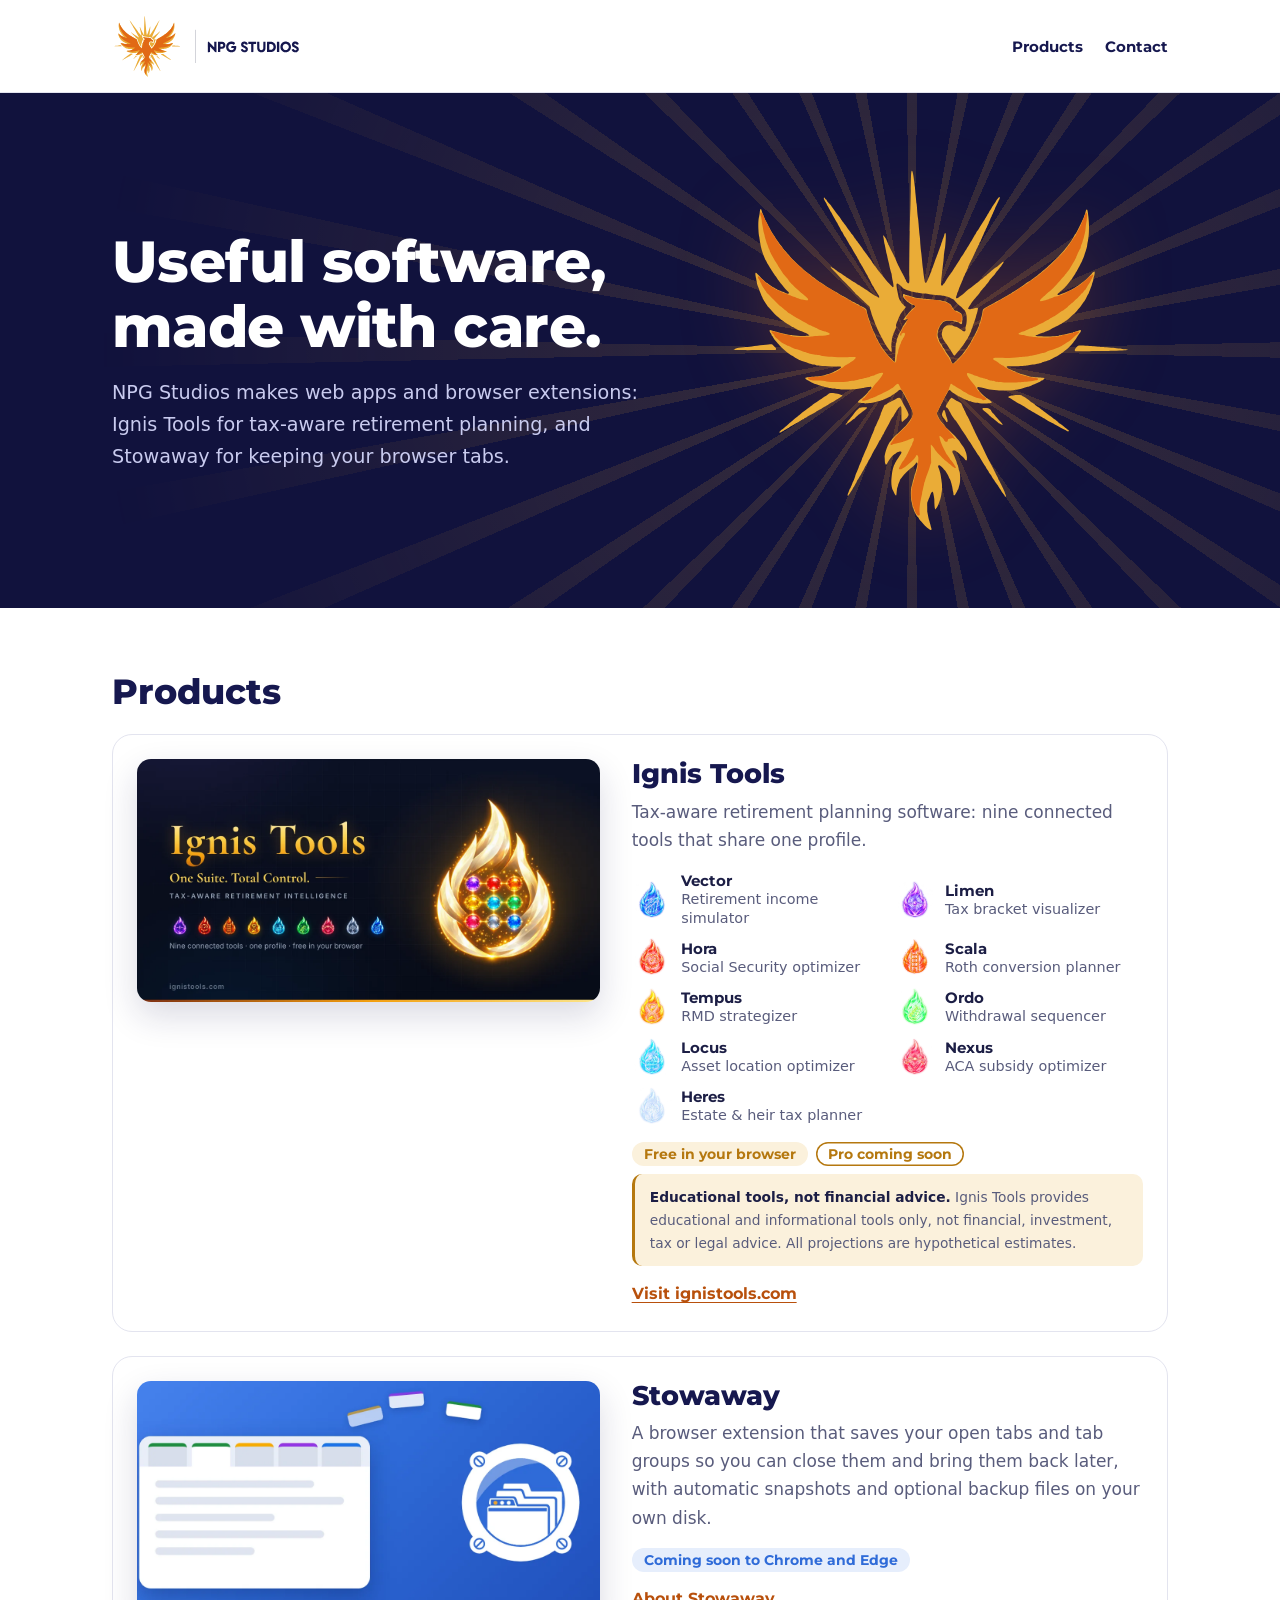
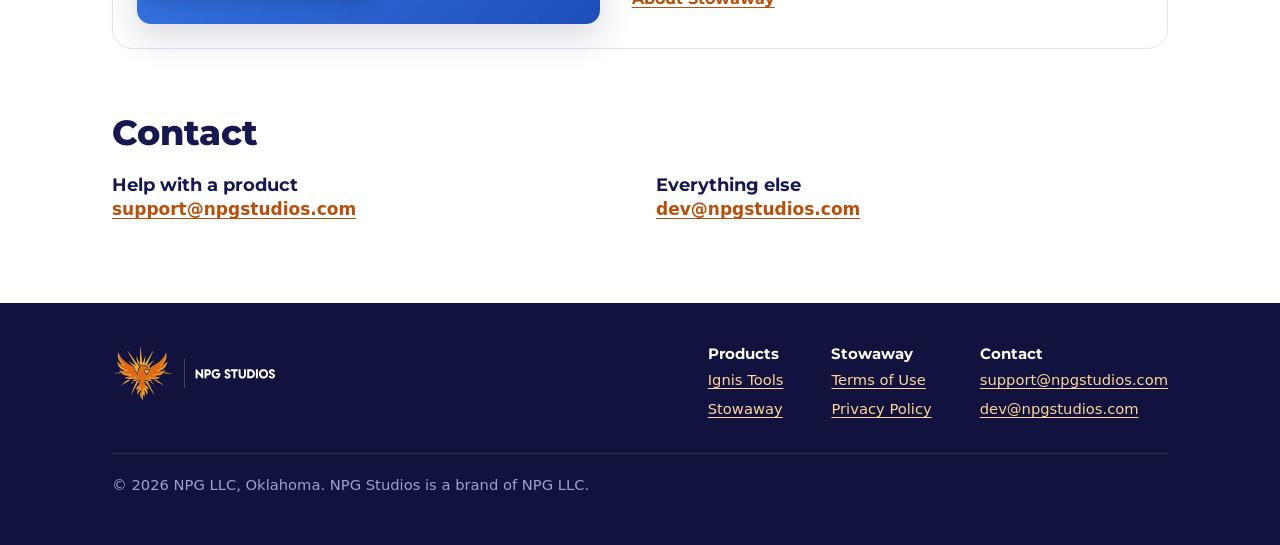
<file: index.html>
<!doctype html>
<html lang="en">
<head>
<meta charset="utf-8">
<meta name="viewport" content="width=device-width, initial-scale=1">
<title>NPG Studios</title>
<meta name="description" content="NPG Studios makes browser extensions and small apps. The first, Stowaway, saves and restores your browser tabs.">
<link rel="icon" href="/favicon.svg" type="image/svg+xml">
<link rel="icon" href="/favicon-32.png" sizes="32x32" type="image/png">
<link rel="apple-touch-icon" href="/apple-touch-icon.png">
<link rel="preload" href="/fonts/montserrat-latin-800-normal.woff2" as="font" type="font/woff2" crossorigin>
<link rel="stylesheet" href="/site.css">
</head>
<body>
<header class="site">
  <div class="wrap">
    <a class="logo" href="/" aria-label="NPG Studios home">
      <picture>
        <source srcset="/assets/npg-studios-logo-reversed.svg" media="(prefers-color-scheme: dark)">
        <img src="/assets/npg-studios-logo.svg" alt="NPG Studios" width="188" height="64">
      </picture>
    </a>
    <nav aria-label="Main"><a href="#products">Products</a><a href="#contact">Contact</a></nav>
  </div>
</header>

<main>
  <section class="hero-npg">
    <div class="wrap">
      <div>
        <h1>Useful software, made with care.</h1>
        <p class="lede">NPG Studios makes web apps and browser extensions: Ignis Tools for tax-aware retirement planning, and Stowaway for keeping your browser tabs.</p>
      </div>
      <div class="burst"><img class="mark" src="/assets/npg-studios-mark.svg" alt="" width="400" height="371"></div>
    </div>
  </section>

  <section class="section" id="products">
    <div class="wrap">
      <h2>Products</h2>
      <ul class="products">
        <li class="product p-ignis">
          <a class="media" href="https://ignistools.com" tabindex="-1" aria-hidden="true"><img src="/assets/products/ignis-tools-card.webp" alt="" width="1200" height="630"></a>
          <div class="info">
            <h3>Ignis Tools</h3>
            <p>Tax-aware retirement planning software: nine connected tools that share one profile.</p>
            <ul class="tools">
              <li><img src="/assets/products/ignis/vector.webp" alt="" width="40" height="40"><span><strong>Vector</strong>Retirement income simulator</span></li>
              <li><img src="/assets/products/ignis/limen.webp" alt="" width="40" height="40"><span><strong>Limen</strong>Tax bracket visualizer</span></li>
              <li><img src="/assets/products/ignis/hora.webp" alt="" width="40" height="40"><span><strong>Hora</strong>Social Security optimizer</span></li>
              <li><img src="/assets/products/ignis/scala.webp" alt="" width="40" height="40"><span><strong>Scala</strong>Roth conversion planner</span></li>
              <li><img src="/assets/products/ignis/tempus.webp" alt="" width="40" height="40"><span><strong>Tempus</strong>RMD strategizer</span></li>
              <li><img src="/assets/products/ignis/ordo.webp" alt="" width="40" height="40"><span><strong>Ordo</strong>Withdrawal sequencer</span></li>
              <li><img src="/assets/products/ignis/locus.webp" alt="" width="40" height="40"><span><strong>Locus</strong>Asset location optimizer</span></li>
              <li><img src="/assets/products/ignis/nexus.webp" alt="" width="40" height="40"><span><strong>Nexus</strong>ACA subsidy optimizer</span></li>
              <li><img src="/assets/products/ignis/heres.webp" alt="" width="40" height="40"><span><strong>Heres</strong>Estate &amp; heir tax planner</span></li>
            </ul>
            <p class="badges"><span class="status">Free in your browser</span><span class="status soon">Pro coming soon</span></p>
            <p class="disclaimer"><strong>Educational tools, not financial advice.</strong> Ignis Tools provides educational and informational tools only, not financial, investment, tax or legal advice. All projections are hypothetical estimates.</p>
            <a class="go" href="https://ignistools.com">Visit ignistools.com</a>
          </div>
        </li>
        <li class="product p-stowaway">
          <a class="media" href="/stowaway/" tabindex="-1" aria-hidden="true"><img src="/assets/products/stowaway-card.webp" alt="" width="1200" height="630"></a>
          <div class="info">
            <h3>Stowaway</h3>
            <p>A browser extension that saves your open tabs and tab groups so you can close them and bring them back later, with automatic snapshots and optional backup files on your own disk.</p>
            <p class="badges"><span class="status">Coming soon to Chrome and Edge</span></p>
            <a class="go" href="/stowaway/">About Stowaway</a>
          </div>
        </li>
      </ul>
    </div>
  </section>

  <section class="section" id="contact">
    <div class="wrap">
      <h2>Contact</h2>
      <div class="contact">
        <div>
          <h3>Help with a product</h3>
          <p><a href="mailto:support@npgstudios.com">support@npgstudios.com</a></p>
        </div>
        <div>
          <h3>Everything else</h3>
          <p><a href="mailto:dev@npgstudios.com">dev@npgstudios.com</a></p>
        </div>
      </div>
    </div>
  </section>
</main>

<footer class="site">
  <div class="wrap">
    <img src="/assets/npg-studios-logo-reversed.svg" alt="NPG Studios" width="164" height="56">
    <div class="cols">
      <div><h3>Products</h3><ul><li><a href="https://ignistools.com">Ignis Tools</a></li><li><a href="/stowaway/">Stowaway</a></li></ul></div>
      <div><h3>Stowaway</h3><ul><li><a href="/stowaway/terms.html">Terms of Use</a></li><li><a href="/stowaway/privacy.html">Privacy Policy</a></li></ul></div>
      <div><h3>Contact</h3><ul><li><a href="mailto:support@npgstudios.com">support@npgstudios.com</a></li><li><a href="mailto:dev@npgstudios.com">dev@npgstudios.com</a></li></ul></div>
    </div>
    <p class="legal">© 2026 NPG LLC, Oklahoma. NPG Studios is a brand of NPG LLC.</p>
  </div>
</footer>
</body>
</html>
</file>
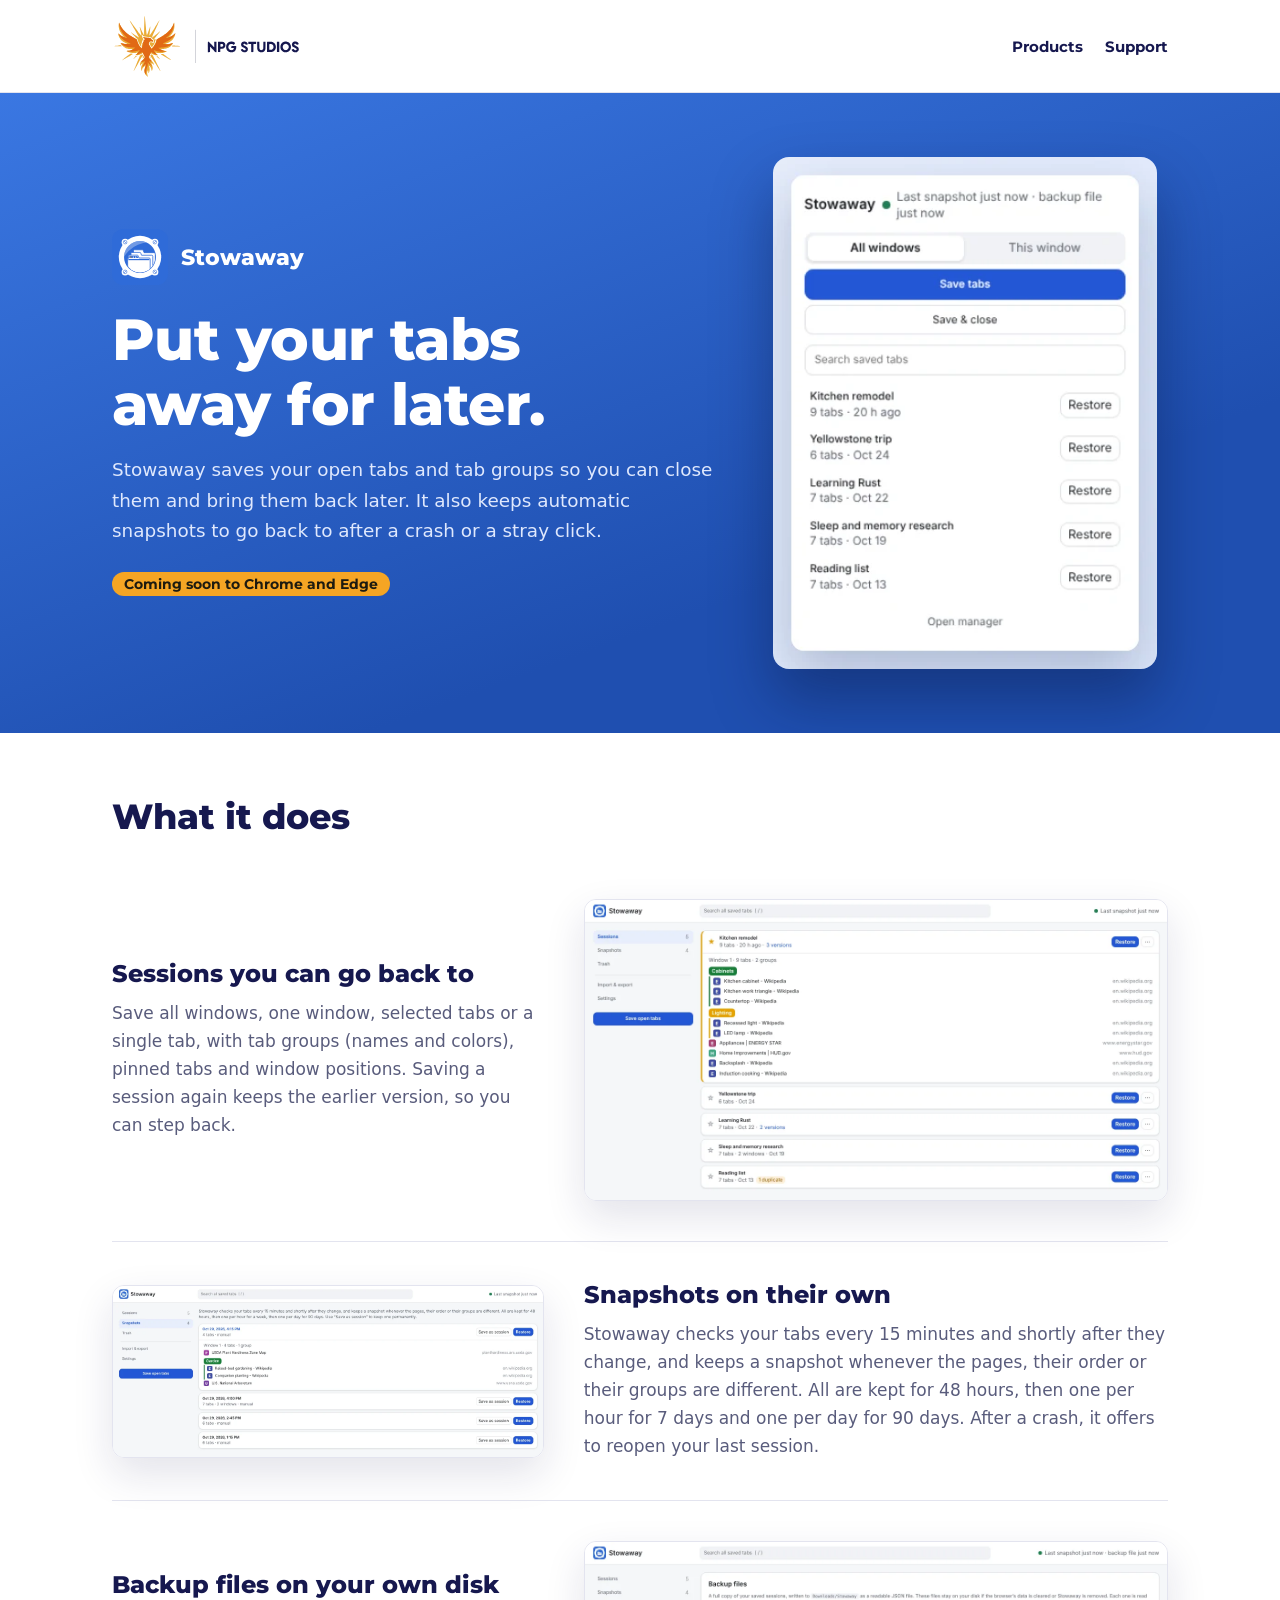
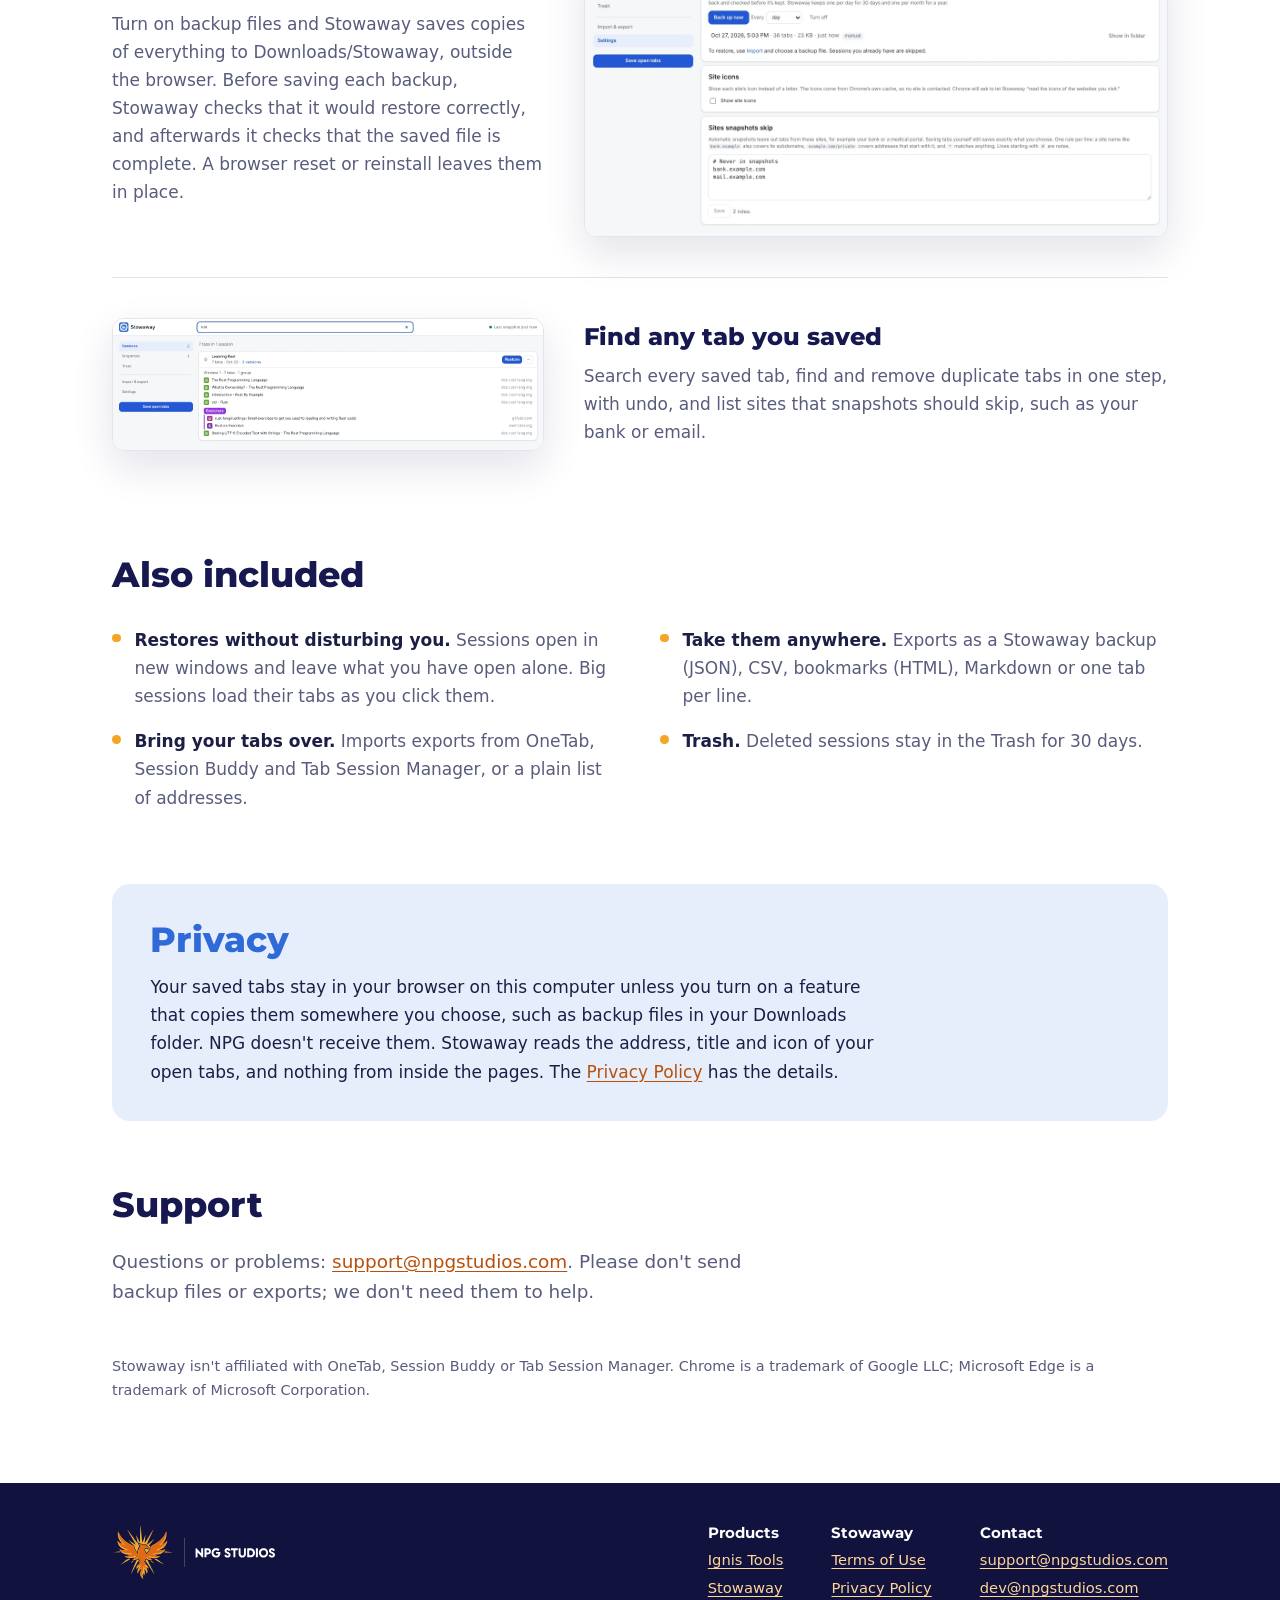
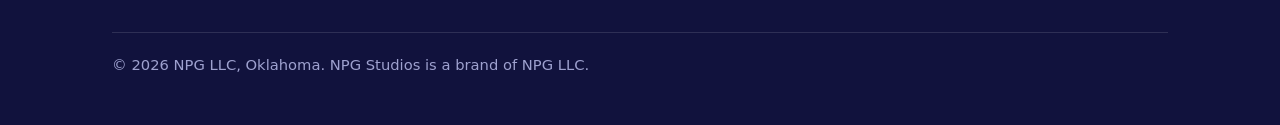
<file: stowaway/index.html>
<!doctype html>
<html lang="en">
<head>
<meta charset="utf-8">
<meta name="viewport" content="width=device-width, initial-scale=1">
<title>Stowaway: save and restore your browser tabs</title>
<meta name="description" content="Stowaway saves your open tabs and tab groups, takes automatic snapshots, and can keep backup files on your own disk. No Stowaway account, no tracking.">
<link rel="icon" href="/stowaway/icon.svg" type="image/svg+xml">
<link rel="apple-touch-icon" href="/apple-touch-icon.png">
<link rel="preload" href="/fonts/montserrat-latin-800-normal.woff2" as="font" type="font/woff2" crossorigin>
<link rel="stylesheet" href="/site.css">
</head>
<body class="p-stowaway">
<header class="site">
  <div class="wrap">
    <a class="logo" href="/" aria-label="NPG Studios home">
      <picture>
        <source srcset="/assets/npg-studios-logo-reversed.svg" media="(prefers-color-scheme: dark)">
        <img src="/assets/npg-studios-logo.svg" alt="NPG Studios" width="188" height="64">
      </picture>
    </a>
    <nav aria-label="Main"><a href="/#products">Products</a><a href="#support">Support</a></nav>
  </div>
</header>

<main>
  <section class="hero-product">
    <div class="wrap">
      <div>
        <p class="name"><img src="/stowaway/icon.svg" alt="" width="56" height="56">Stowaway</p>
        <h1>Put your tabs away for later.</h1>
        <p class="lede">Stowaway saves your open tabs and tab groups so you can close them and bring them back later. It also keeps automatic snapshots to go back to after a crash or a stray click.</p>
        <span class="status">Coming soon to Chrome and Edge</span>
      </div>
      <img class="shot" src="/stowaway/img/popup.webp" alt="The Stowaway toolbar popup: save all windows or this window, search saved tabs, and restore a session" width="420" height="560">
    </div>
  </section>

  <section class="section">
    <div class="wrap">
      <h2>What it does</h2>

      <div class="feature">
        <div class="text">
          <h3>Sessions you can go back to</h3>
          <p>Save all windows, one window, selected tabs or a single tab, with tab groups (names and colors), pinned tabs and window positions. Saving a session again keeps the earlier version, so you can step back.</p>
        </div>
        <figure><img src="/stowaway/img/sessions.webp" alt="Saved sessions in the Stowaway manager, one opened to show its tab groups" width="1280" height="660" loading="lazy"></figure>
      </div>

      <div class="feature">
        <div class="text">
          <h3>Snapshots on their own</h3>
          <p>Stowaway checks your tabs every 15 minutes and shortly after they change, and keeps a snapshot whenever the pages, their order or their groups are different. All are kept for 48 hours, then one per hour for 7 days and one per day for 90 days. After a crash, it offers to reopen your last session.</p>
        </div>
        <figure><img src="/stowaway/img/snapshots.webp" alt="The list of automatic snapshots, each with Save as session and Restore buttons" width="1280" height="510" loading="lazy"></figure>
      </div>

      <div class="feature">
        <div class="text">
          <h3>Backup files on your own disk</h3>
          <p>Turn on backup files and Stowaway saves copies of everything to Downloads/Stowaway, outside the browser. Before saving each backup, Stowaway checks that it would restore correctly, and afterwards it checks that the saved file is complete. A browser reset or reinstall leaves them in place.</p>
        </div>
        <figure><img src="/stowaway/img/backups.webp" alt="Backup file settings in Stowaway" width="1280" height="646" loading="lazy"></figure>
      </div>

      <div class="feature">
        <div class="text">
          <h3>Find any tab you saved</h3>
          <p>Search every saved tab, find and remove duplicate tabs in one step, with undo, and list sites that snapshots should skip, such as your bank or email.</p>
        </div>
        <figure><img src="/stowaway/img/search.webp" alt="Searching every saved tab in Stowaway" width="1280" height="390" loading="lazy"></figure>
      </div>
    </div>
  </section>

  <section class="section">
    <div class="wrap">
      <h2>Also included</h2>
      <ul class="also">
        <li><strong>Restores without disturbing you.</strong> Sessions open in new windows and leave what you have open alone. Big sessions load their tabs as you click them.</li>
        <li><strong>Bring your tabs over.</strong> Imports exports from OneTab, Session Buddy and Tab Session Manager, or a plain list of addresses.</li>
        <li><strong>Take them anywhere.</strong> Exports as a Stowaway backup (JSON), CSV, bookmarks (HTML), Markdown or one tab per line.</li>
        <li><strong>Trash.</strong> Deleted sessions stay in the Trash for 30 days.</li>
      </ul>
    </div>
  </section>

  <section class="section">
    <div class="wrap">
      <div class="panel">
        <h2>Privacy</h2>
        <p>Your saved tabs stay in your browser on this computer unless you turn on a feature that copies them somewhere you choose, such as backup files in your Downloads folder. NPG doesn't receive them. Stowaway reads the address, title and icon of your open tabs, and nothing from inside the pages. The <a href="/stowaway/privacy.html">Privacy Policy</a> has the details.</p>
      </div>
    </div>
  </section>

  <section class="section" id="support">
    <div class="wrap">
      <h2>Support</h2>
      <p class="lede">Questions or problems: <a href="mailto:support@npgstudios.com">support@npgstudios.com</a>. Please don't send backup files or exports; we don't need them to help.</p>
      <p class="note">Stowaway isn't affiliated with OneTab, Session Buddy or Tab Session Manager. Chrome is a trademark of Google LLC; Microsoft Edge is a trademark of Microsoft Corporation.</p>
    </div>
  </section>
</main>

<footer class="site">
  <div class="wrap">
    <img src="/assets/npg-studios-logo-reversed.svg" alt="NPG Studios" width="164" height="56">
    <div class="cols">
      <div><h3>Products</h3><ul><li><a href="https://ignistools.com">Ignis Tools</a></li><li><a href="/stowaway/">Stowaway</a></li></ul></div>
      <div><h3>Stowaway</h3><ul><li><a href="/stowaway/terms.html">Terms of Use</a></li><li><a href="/stowaway/privacy.html">Privacy Policy</a></li></ul></div>
      <div><h3>Contact</h3><ul><li><a href="mailto:support@npgstudios.com">support@npgstudios.com</a></li><li><a href="mailto:dev@npgstudios.com">dev@npgstudios.com</a></li></ul></div>
    </div>
    <p class="legal">© 2026 NPG LLC, Oklahoma. NPG Studios is a brand of NPG LLC.</p>
  </div>
</footer>
</body>
</html>
</file>
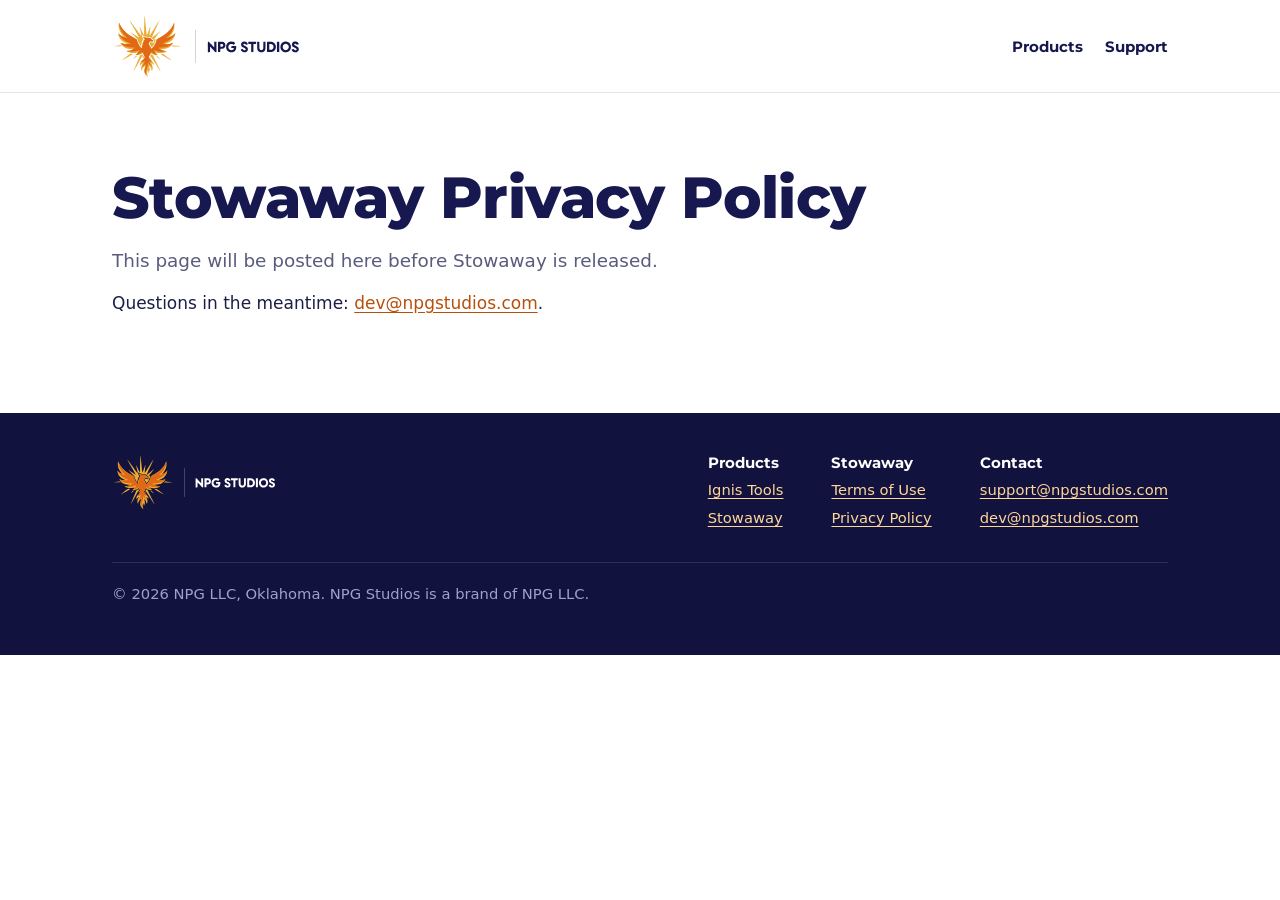
<file: stowaway/privacy.html>
<!doctype html>
<html lang="en">
<head>
<meta charset="utf-8">
<meta name="viewport" content="width=device-width, initial-scale=1">
<title>Stowaway Privacy Policy</title>
<meta name="robots" content="noindex">
<link rel="icon" href="/stowaway/icon.svg" type="image/svg+xml">
<link rel="stylesheet" href="/site.css">
</head>
<body class="p-stowaway">
<header class="site">
  <div class="wrap">
    <a class="logo" href="/" aria-label="NPG Studios home">
      <picture>
        <source srcset="/assets/npg-studios-logo-reversed.svg" media="(prefers-color-scheme: dark)">
        <img src="/assets/npg-studios-logo.svg" alt="NPG Studios" width="188" height="64">
      </picture>
    </a>
    <nav aria-label="Main"><a href="/#products">Products</a><a href="/stowaway/#support">Support</a></nav>
  </div>
</header>

<main class="wrap placeholder">
  <h1>Stowaway Privacy Policy</h1>
  <p class="lede">This page will be posted here before Stowaway is released.</p>
  <p>Questions in the meantime: <a href="mailto:dev@npgstudios.com">dev@npgstudios.com</a>.</p>
</main>

<footer class="site">
  <div class="wrap">
    <img src="/assets/npg-studios-logo-reversed.svg" alt="NPG Studios" width="164" height="56">
    <div class="cols">
      <div><h3>Products</h3><ul><li><a href="https://ignistools.com">Ignis Tools</a></li><li><a href="/stowaway/">Stowaway</a></li></ul></div>
      <div><h3>Stowaway</h3><ul><li><a href="/stowaway/terms.html">Terms of Use</a></li><li><a href="/stowaway/privacy.html">Privacy Policy</a></li></ul></div>
      <div><h3>Contact</h3><ul><li><a href="mailto:support@npgstudios.com">support@npgstudios.com</a></li><li><a href="mailto:dev@npgstudios.com">dev@npgstudios.com</a></li></ul></div>
    </div>
    <p class="legal">© 2026 NPG LLC, Oklahoma. NPG Studios is a brand of NPG LLC.</p>
  </div>
</footer>
</body>
</html>
</file>
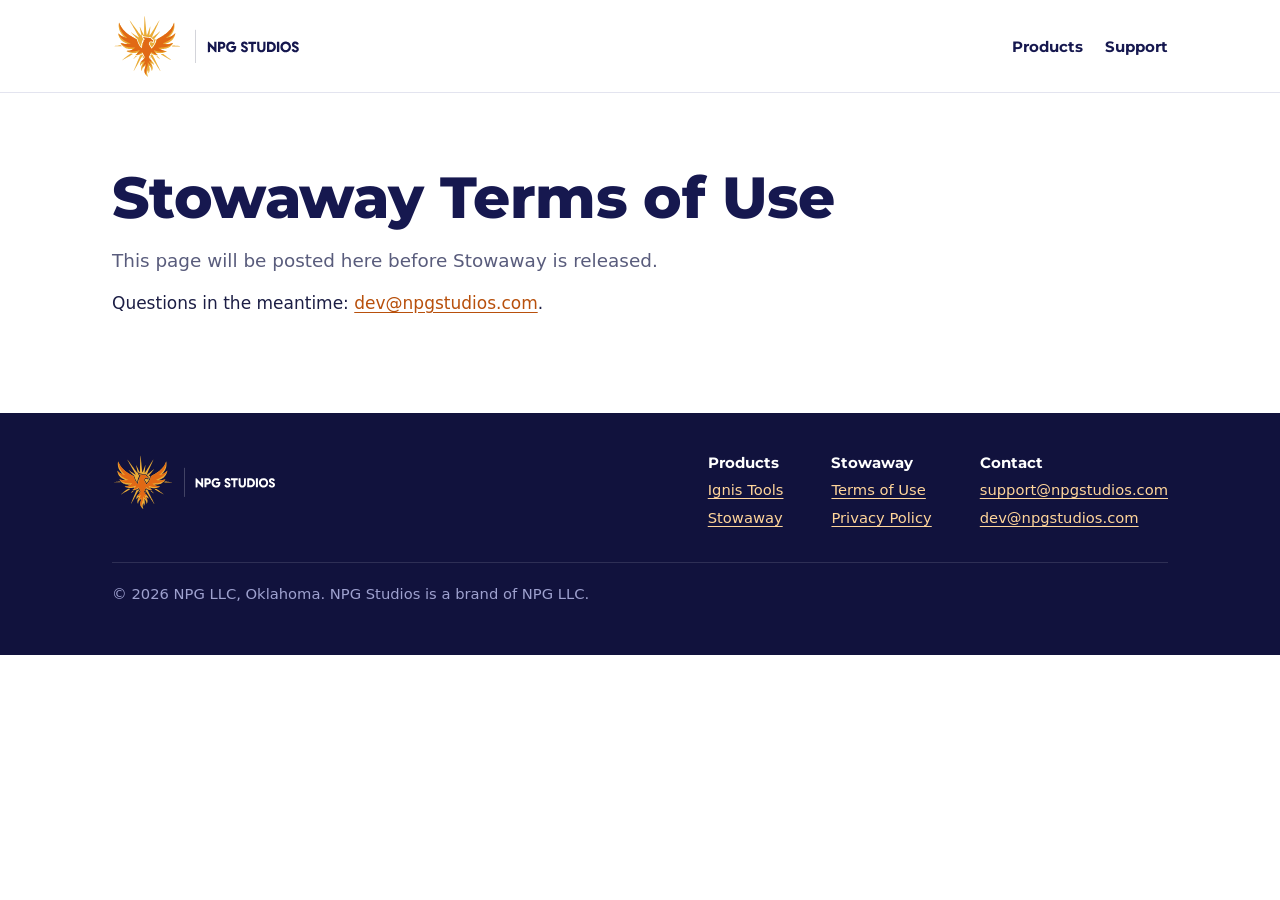
<file: stowaway/terms.html>
<!doctype html>
<html lang="en">
<head>
<meta charset="utf-8">
<meta name="viewport" content="width=device-width, initial-scale=1">
<title>Stowaway Terms of Use</title>
<meta name="robots" content="noindex">
<link rel="icon" href="/stowaway/icon.svg" type="image/svg+xml">
<link rel="stylesheet" href="/site.css">
</head>
<body class="p-stowaway">
<header class="site">
  <div class="wrap">
    <a class="logo" href="/" aria-label="NPG Studios home">
      <picture>
        <source srcset="/assets/npg-studios-logo-reversed.svg" media="(prefers-color-scheme: dark)">
        <img src="/assets/npg-studios-logo.svg" alt="NPG Studios" width="188" height="64">
      </picture>
    </a>
    <nav aria-label="Main"><a href="/#products">Products</a><a href="/stowaway/#support">Support</a></nav>
  </div>
</header>

<main class="wrap placeholder">
  <h1>Stowaway Terms of Use</h1>
  <p class="lede">This page will be posted here before Stowaway is released.</p>
  <p>Questions in the meantime: <a href="mailto:dev@npgstudios.com">dev@npgstudios.com</a>.</p>
</main>

<footer class="site">
  <div class="wrap">
    <img src="/assets/npg-studios-logo-reversed.svg" alt="NPG Studios" width="164" height="56">
    <div class="cols">
      <div><h3>Products</h3><ul><li><a href="https://ignistools.com">Ignis Tools</a></li><li><a href="/stowaway/">Stowaway</a></li></ul></div>
      <div><h3>Stowaway</h3><ul><li><a href="/stowaway/terms.html">Terms of Use</a></li><li><a href="/stowaway/privacy.html">Privacy Policy</a></li></ul></div>
      <div><h3>Contact</h3><ul><li><a href="mailto:support@npgstudios.com">support@npgstudios.com</a></li><li><a href="mailto:dev@npgstudios.com">dev@npgstudios.com</a></li></ul></div>
    </div>
    <p class="legal">© 2026 NPG LLC, Oklahoma. NPG Studios is a brand of NPG LLC.</p>
  </div>
</footer>
</body>
</html>
</file>
<file: site.css>
/* NPG Studios website. Plain CSS, no scripts, nothing loaded from other servers.
   Colours come from the logo: indigo (wordmark), flame and gold (the phoenix). */

@font-face {
  font-family: 'Montserrat';
  font-weight: 700;
  font-display: swap;
  src: url('/fonts/montserrat-latin-700-normal.woff2') format('woff2');
}
@font-face {
  font-family: 'Montserrat';
  font-weight: 800;
  font-display: swap;
  src: url('/fonts/montserrat-latin-800-normal.woff2') format('woff2');
}

:root {
  color-scheme: light dark;
  --ink: #16184f;          /* wordmark indigo */
  --flame: #e16915;        /* phoenix orange */
  --gold: #eaac37;         /* starburst gold */
  --night: #11123d;        /* hero and dark mode */
  --bg: #ffffff;
  --haze: #f4f4fa;
  --text: #1c1e45;
  --muted: #595c7c;
  --line: #e3e4ef;
  --link: #b8500c;         /* flame darkened for text contrast on white */
  --display: 'Montserrat', system-ui, sans-serif;
  --body: system-ui, -apple-system, 'Segoe UI', Roboto, sans-serif;
  /* product colour, overridden per product page */
  --product: var(--ink);
  --product-soft: var(--haze);
}

@media (prefers-color-scheme: dark) {
  :root {
    --bg: #0d0e30;
    --haze: #15174a;
    --text: #eceefe;
    --muted: #a9acd4;
    --line: #2a2d68;
    --link: #ff9a52;
  }
}

* { box-sizing: border-box; }

html { -webkit-text-size-adjust: 100%; }

body {
  margin: 0;
  background: var(--bg);
  color: var(--text);
  font: 17px/1.65 var(--body);
}

img { max-width: 100%; height: auto; }

a { color: var(--link); text-underline-offset: 0.18em; }
a:hover { text-decoration-thickness: 2px; }
:focus-visible { outline: 3px solid var(--gold); outline-offset: 3px; border-radius: 4px; }

.wrap {
  width: 100%;
  max-width: 68rem;
  margin: 0 auto;
  padding: 0 1rem;
}

h1, h2, h3 {
  font-family: var(--display);
  color: var(--ink);
  line-height: 1.12;
  text-wrap: balance;
  margin: 0;
}
@media (prefers-color-scheme: dark) { h1, h2, h3 { color: var(--text); } }

h1 { font-weight: 800; font-size: clamp(2.2rem, 6vw, 3.6rem); letter-spacing: -0.01em; }
h2 { font-weight: 800; font-size: clamp(1.6rem, 3.4vw, 2.2rem); }
h3 { font-weight: 700; font-size: 1.15rem; }
p { margin: 0; }

/* ---------- site header and footer (the NPG Studios frame) ---------- */

header.site { border-bottom: 1px solid var(--line); background: var(--bg); }
header.site .wrap {
  display: flex;
  align-items: center;
  justify-content: space-between;
  gap: 1rem;
  min-height: 92px;
}
.logo { display: block; line-height: 0; }
.logo img { height: 64px; width: auto; }
header.site nav { display: flex; gap: 1.4rem; font: 700 0.95rem var(--display); }
header.site nav a { color: var(--ink); text-decoration: none; }
header.site nav a:hover, header.site nav a[aria-current='page'] { color: var(--flame); }
@media (prefers-color-scheme: dark) { header.site nav a { color: var(--text); } }

footer.site {
  margin-top: 5rem;
  background: var(--night);
  color: #c9cbef;
  font-size: 0.92rem;
  padding: 2.6rem 0 3rem;
}
footer.site .wrap { display: grid; grid-template-columns: auto 1fr; gap: 2rem; align-items: start; }
footer.site img { height: 56px; width: auto; }
footer.site .cols { display: flex; flex-wrap: wrap; justify-content: flex-end; gap: 1.2rem 3rem; }
footer.site h3 { color: #ffffff; font-size: 0.95rem; margin-bottom: 0.4rem; }
footer.site ul { list-style: none; margin: 0; padding: 0; display: grid; gap: 0.25rem; }
footer.site a { color: #ffd59a; }
footer.site .legal { grid-column: 1 / -1; border-top: 1px solid rgb(255 255 255 / 0.12); padding-top: 1.2rem; color: #9ea1cf; }
@media (max-width: 640px) {
  footer.site .wrap { grid-template-columns: 1fr; }
  footer.site .cols { justify-content: flex-start; }
  .logo img { height: 50px; }
  header.site .wrap { min-height: 76px; }
  header.site nav { gap: 1rem; }
}

/* ---------- homepage hero: the phoenix's starburst carried across the band ---------- */

.hero-npg {
  position: relative;
  isolation: isolate;
  overflow: hidden;
  background: var(--night);
  color: #e9eafc;
}
.hero-npg .wrap {
  position: relative;
  display: grid;
  grid-template-columns: minmax(0, 1.15fr) minmax(0, 1fr);
  align-items: center;
  gap: 2rem;
  padding-top: 4.5rem;
  padding-bottom: 4.5rem;
}
.hero-npg h1 { color: #ffffff; }
.hero-npg .lede { margin-top: 1.2rem; font-size: 1.2rem; color: #c9cbef; max-width: 34rem; }
/* The rays behind the phoenix start from the centre of its own starburst
   (45.5% across, 49.7% down the mark), so they line up at any screen width. */
.hero-npg .burst { position: relative; justify-self: center; width: min(100%, 25rem); }
.hero-npg .burst::before {
  content: '';
  position: absolute;
  left: 45.5%;
  top: 49.7%;
  width: 3400px;
  height: 3400px;
  transform: translate(-50%, -50%);
  z-index: -1;
  pointer-events: none;
  background: repeating-conic-gradient(from -1.2deg, rgb(234 172 55 / 0.16) 0deg 2.4deg, transparent 2.4deg 11.25deg);
  -webkit-mask-image: radial-gradient(circle, #000 0, #000 5%, transparent 34%);
  mask-image: radial-gradient(circle, #000 0, #000 5%, transparent 34%);
}
.hero-npg .mark { display: block; width: 100%; filter: drop-shadow(0 0 40px rgb(225 105 21 / 0.35)); }
@media (max-width: 760px) {
  .hero-npg .wrap { grid-template-columns: 1fr; padding-top: 2.5rem; padding-bottom: 3rem; }
  .hero-npg .burst { order: -1; width: min(70%, 16rem); }
}

/* ---------- sections ---------- */

.section { padding-top: 4rem; }
.section > .wrap > h2 { margin-bottom: 1.4rem; }
.lede { font-size: 1.15rem; color: var(--muted); max-width: 40rem; }

/* product list on the homepage: one card per product, its own image and colours */
.products { list-style: none; margin: 0; padding: 0; display: grid; gap: 1.5rem; }
.product {
  display: grid;
  grid-template-columns: minmax(0, 0.95fr) minmax(0, 1.05fr);
  gap: 2rem;
  align-items: start;
  padding: 1.5rem;
  border: 1px solid var(--line);
  border-radius: 20px;
  background: var(--bg);
}
.product .media { display: block; line-height: 0; border-radius: 14px; overflow: hidden; box-shadow: 0 14px 34px rgb(22 24 79 / 0.16); }
.product .media img { width: 100%; height: auto; }
.product h3 { font-size: 1.7rem; font-weight: 800; }
.product .info > p { color: var(--muted); margin-top: 0.5rem; max-width: 36rem; }
.product .info > p.badges { display: flex; flex-wrap: wrap; gap: 0.5rem; margin-top: 1rem; }
.product .go { display: inline-block; margin-top: 1.1rem; font: 700 1rem var(--display); }
@media (max-width: 760px) {
  .product { grid-template-columns: 1fr; gap: 1.2rem; padding: 1rem; }
}

.tools {
  list-style: none;
  margin: 1.1rem 0 0;
  padding: 0;
  display: grid;
  grid-template-columns: repeat(auto-fill, minmax(13rem, 1fr));
  gap: 0.6rem 1rem;
}
.tools li { display: flex; align-items: center; gap: 0.6rem; font-size: 0.9rem; line-height: 1.3; color: var(--muted); }
.tools img { width: 40px; height: 40px; flex: none; }
.tools strong { display: block; color: var(--text); font: 700 0.95rem var(--display); }

.disclaimer {
  font-size: 0.86rem;
  padding: 0.75rem 0.95rem;
  border-radius: 10px;
  background: var(--product-soft);
  border-left: 3px solid var(--product);
}
.disclaimer strong { color: var(--text); }

.p-ignis { --product: #b5780f; --product-soft: #fbf1dc; }
@media (prefers-color-scheme: dark) {
  .p-ignis { --product: #f2b33d; --product-soft: #2a2312; }
}

.status {
  display: inline-block;
  padding: 0.25rem 0.75rem;
  border-radius: 999px;
  background: var(--product-soft);
  color: var(--product);
  font: 700 0.85rem var(--display);
}

.contact { display: grid; grid-template-columns: repeat(auto-fit, minmax(16rem, 1fr)); gap: 1rem 2rem; }
.contact p { color: var(--muted); }
.contact a { font-weight: 600; }

/* ---------- product pages ---------- */

.p-stowaway {
  --product: #2f6bd8;
  --product-deep: #1f4fb0;
  --product-soft: #e6eefc;
  --product-accent: #f5a524;
}
@media (prefers-color-scheme: dark) {
  .p-stowaway { --product: #8fb2ff; --product-soft: #1b2a55; }
}

.hero-product { background: var(--product-deep, var(--product)); color: #ffffff; overflow: hidden; }
.p-stowaway .hero-product { background: linear-gradient(160deg, #3a77e2, #1f4fb0 70%); }
.hero-product .wrap {
  display: grid;
  grid-template-columns: minmax(0, 1.2fr) minmax(0, 0.8fr);
  gap: 2.5rem;
  align-items: center;
  padding-top: 4rem;
  padding-bottom: 4rem;
}
.hero-product .name { display: flex; align-items: center; gap: 0.8rem; font: 800 1.4rem var(--display); }
.hero-product .name img { width: 56px; height: 56px; }
.hero-product h1 { color: #ffffff; margin-top: 1.4rem; }
.hero-product .lede { color: #dfe8fd; margin-top: 1.2rem; }
.hero-product .status { background: var(--product-accent); color: #1d1b10; margin-top: 1.6rem; }
.status.soon { background: transparent; box-shadow: inset 0 0 0 1.5px var(--product); }
.hero-product .shot { justify-self: center; width: min(100%, 24rem); border-radius: 16px; box-shadow: 0 30px 60px rgb(8 20 60 / 0.4); }
@media (max-width: 760px) {
  .hero-product .wrap { grid-template-columns: 1fr; padding-top: 2.5rem; }
  .hero-product .shot { width: min(100%, 20rem); }
}

/* features: each one paired with a real screenshot */
.feature {
  display: grid;
  grid-template-columns: minmax(0, 0.85fr) minmax(0, 1.15fr);
  gap: 2.5rem;
  align-items: center;
  padding: 2.5rem 0;
  border-top: 1px solid var(--line);
}
.feature:first-of-type { border-top: 0; }
.feature:nth-of-type(even) .text { order: 2; }
.feature h3 { font-size: 1.5rem; font-weight: 800; }
.feature p { color: var(--muted); margin-top: 0.7rem; }
.feature figure { margin: 0; }
.feature img { display: block; border: 1px solid var(--line); border-radius: 12px; box-shadow: 0 16px 40px rgb(22 24 79 / 0.12); }
@media (max-width: 760px) {
  .feature { grid-template-columns: 1fr; gap: 1.2rem; }
  .feature:nth-of-type(even) .text { order: 0; }
}

.also { columns: 2 18rem; column-gap: 2.5rem; padding: 0; margin: 0; list-style: none; }
.also li { break-inside: avoid; padding: 0.55rem 0 0.55rem 1.4rem; position: relative; color: var(--muted); }
.also li::before { content: ''; position: absolute; left: 0; top: 1.05rem; width: 0.55rem; height: 0.55rem; border-radius: 50%; background: var(--product-accent, var(--flame)); }
.also strong { color: var(--text); }

.panel {
  background: var(--product-soft);
  border-radius: 18px;
  padding: 2.2rem 2.4rem;
}
.panel h2 { color: var(--product); }
.panel p { margin-top: 0.9rem; max-width: 46rem; }
@media (prefers-color-scheme: dark) { .panel h2 { color: var(--text); } }

.note { color: var(--muted); font-size: 0.9rem; margin-top: 3rem; }

/* placeholder pages (legal documents not yet published) */
.placeholder { padding-top: 4.5rem; padding-bottom: 1rem; }
.placeholder .lede { margin-top: 1rem; }
.placeholder p + p { margin-top: 0.8rem; }

@media (prefers-reduced-motion: reduce) { * { scroll-behavior: auto !important; } }
</file>
